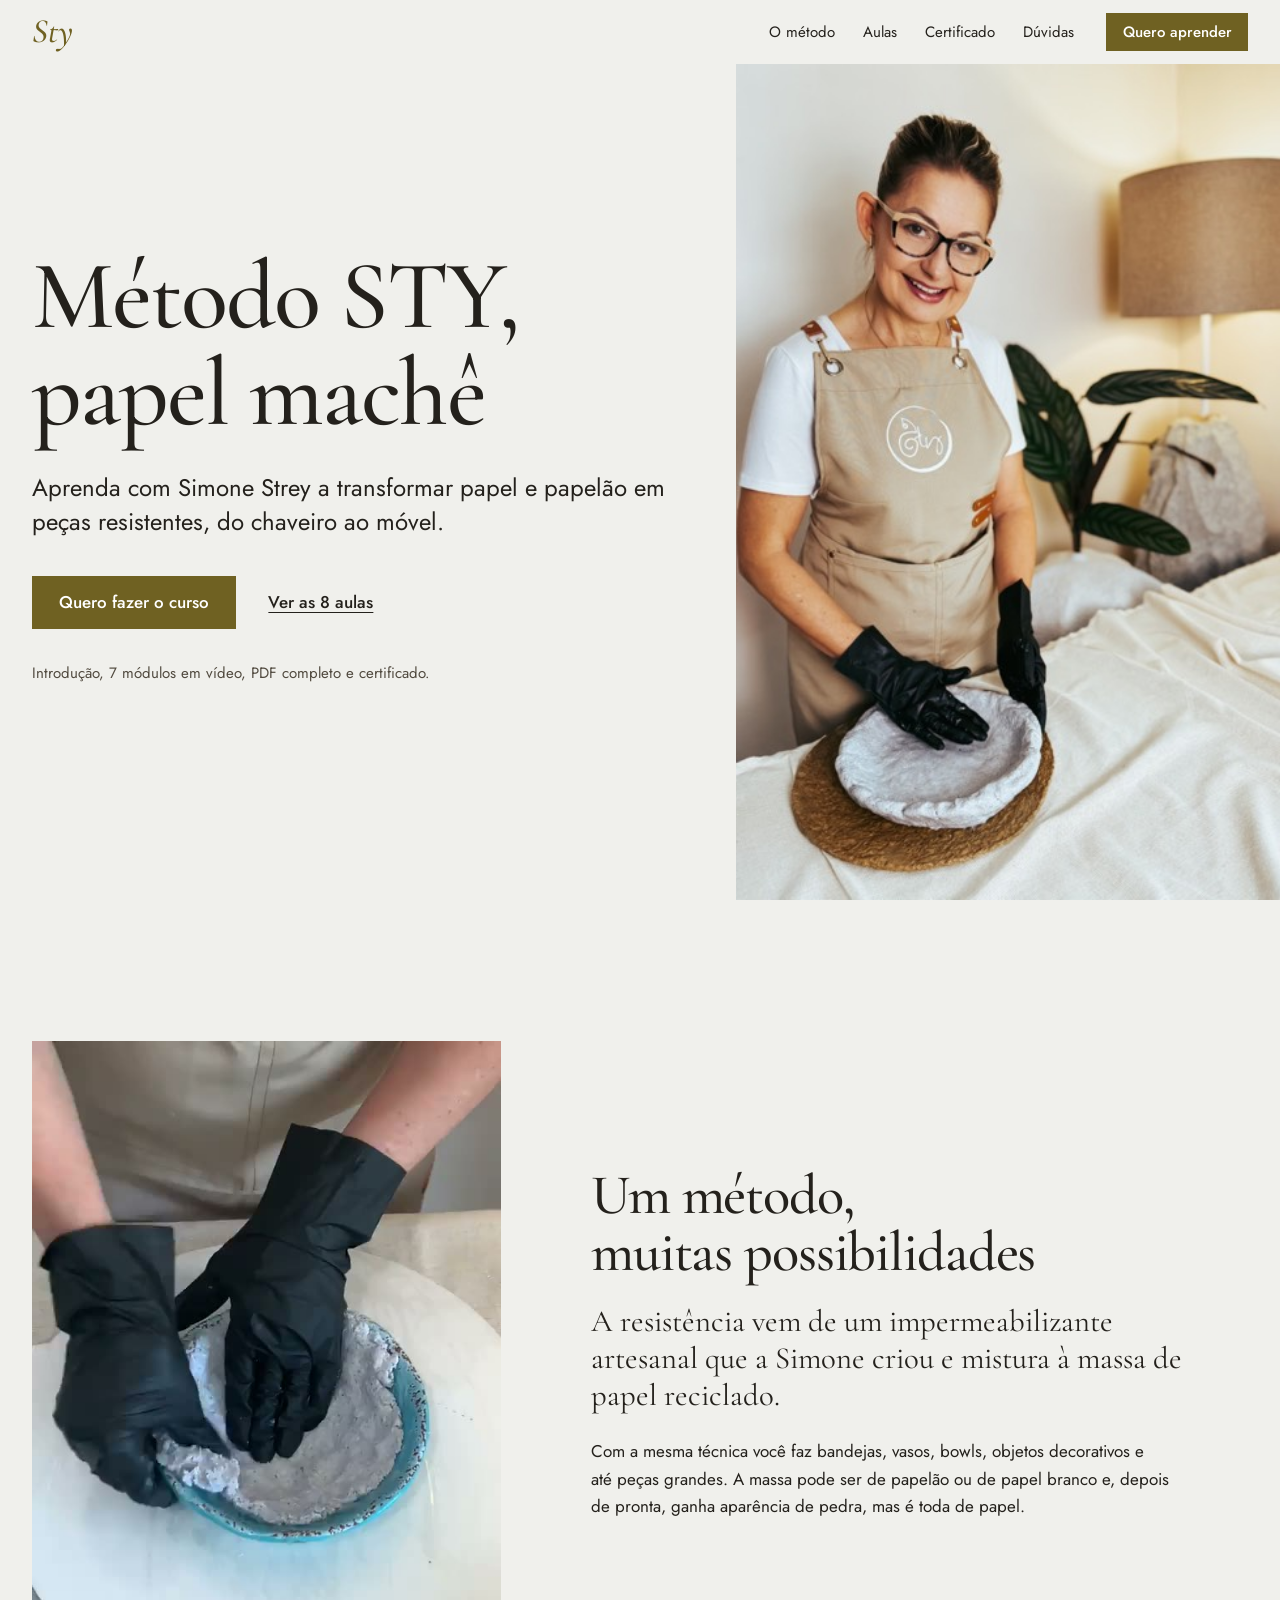
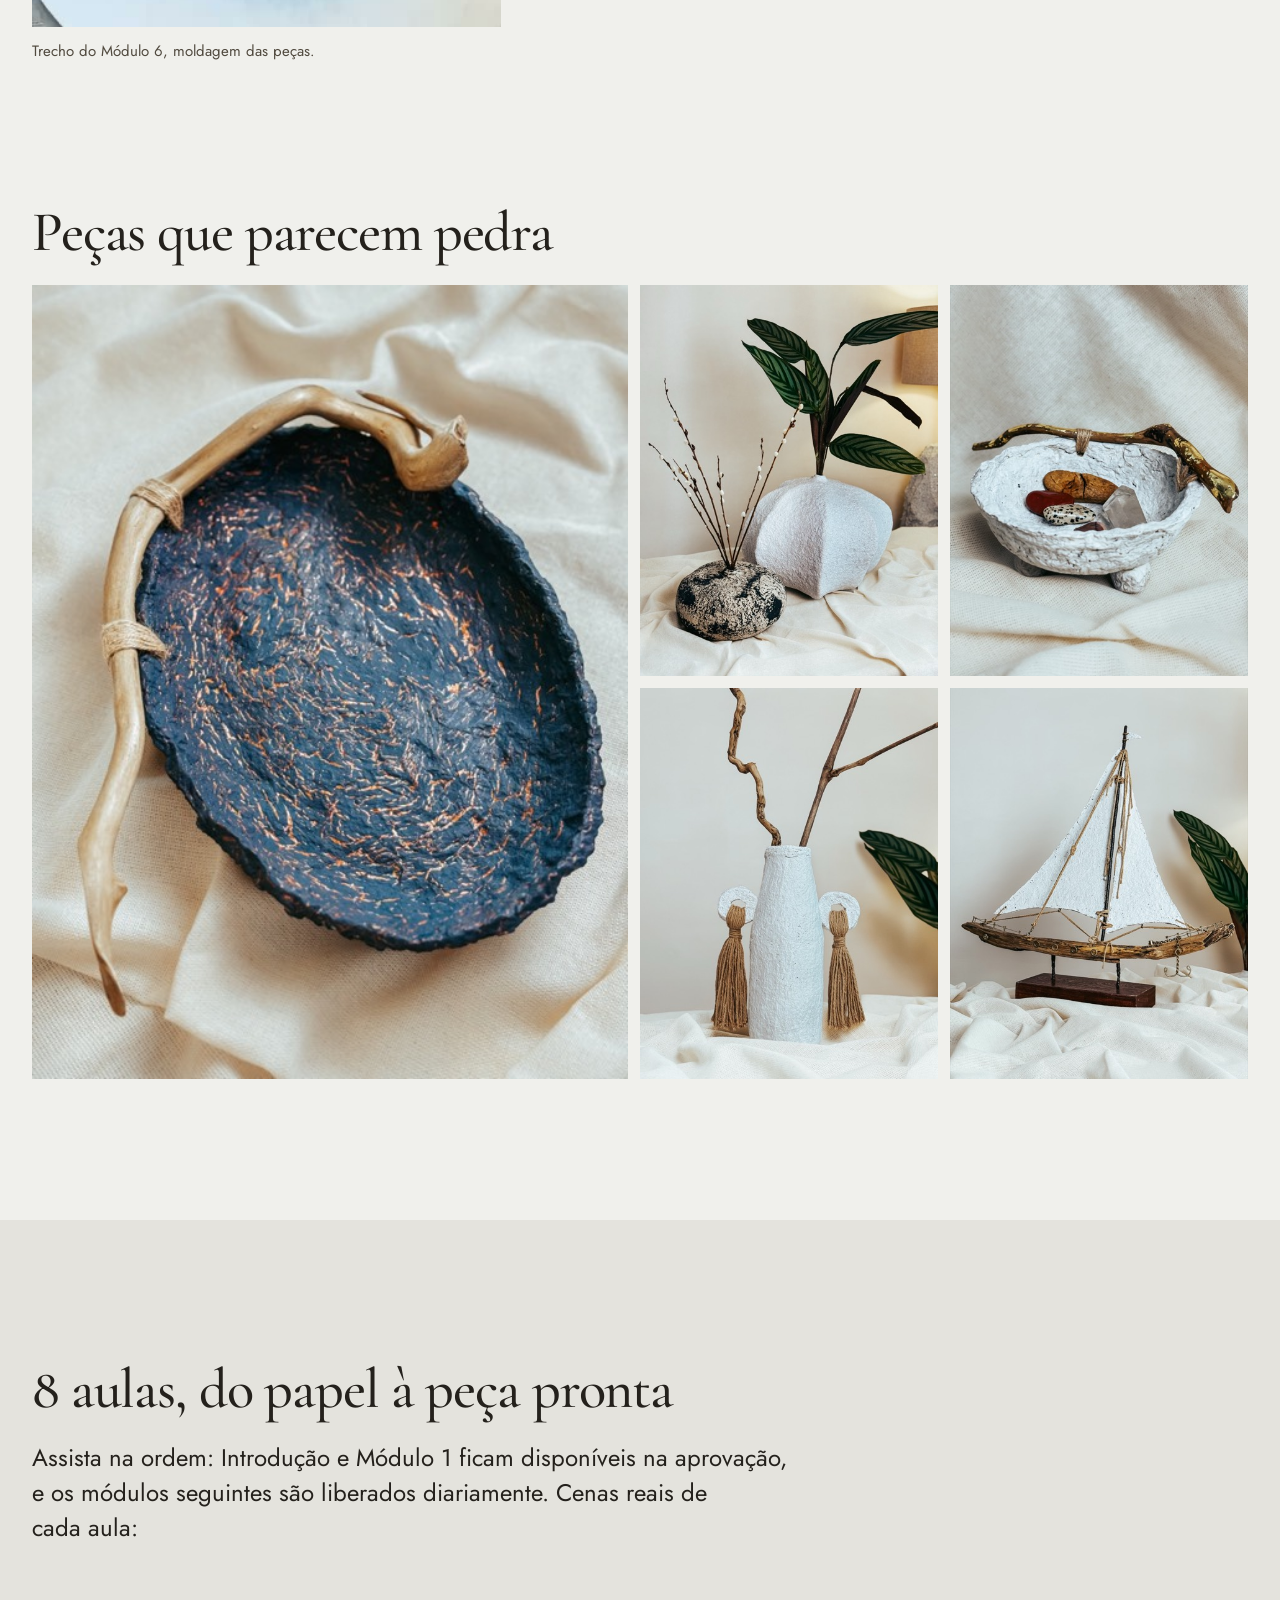
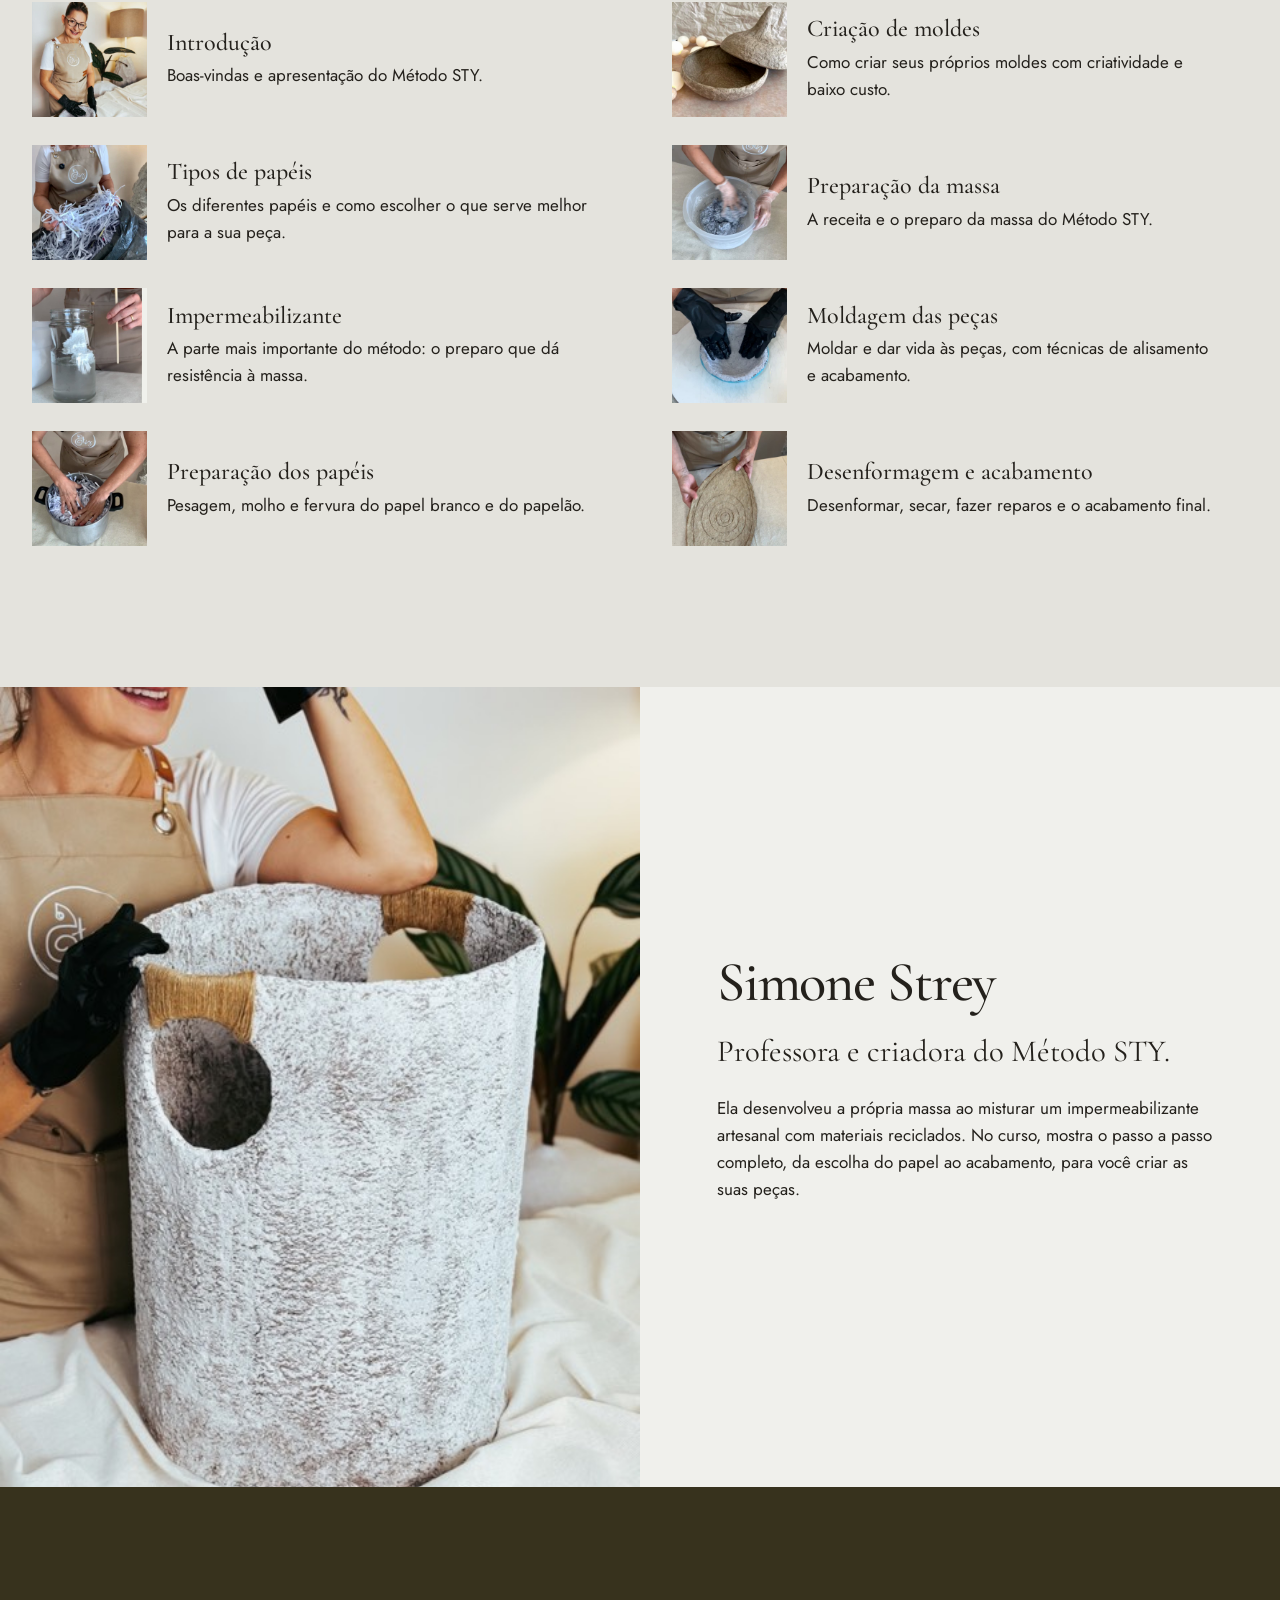
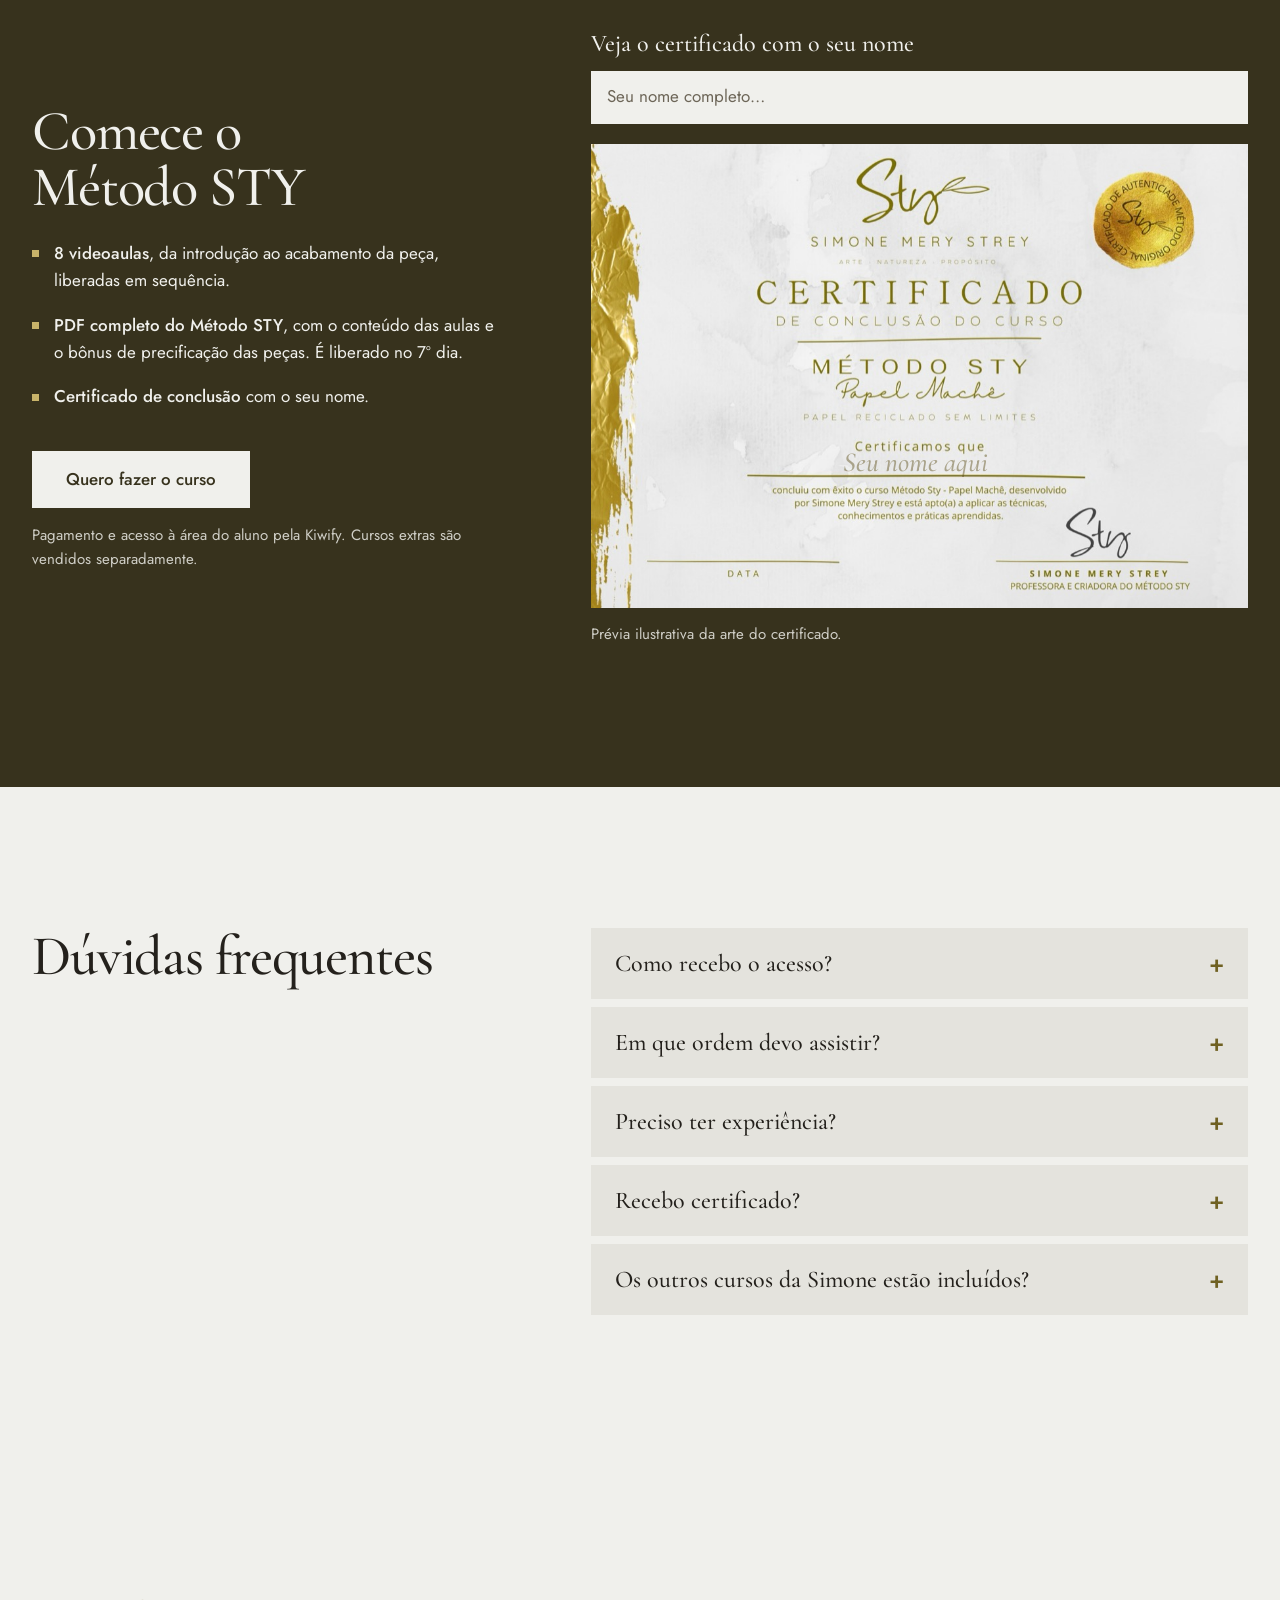
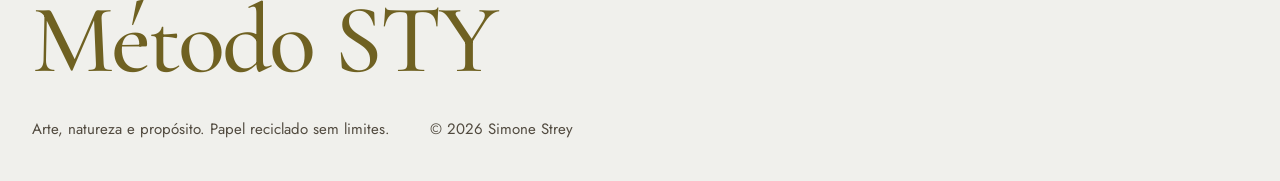
<file: index.html>
<!doctype html>
<html lang="pt-BR">
<head>
  <meta charset="utf-8">
  <meta name="viewport" content="width=device-width, initial-scale=1, viewport-fit=cover">
  <title>Método STY · Papel machê com Simone Strey</title>
  <meta name="description" content="Curso online Método STY: aprenda com Simone Strey a transformar papel e papelão em peças resistentes de papel machê, do chaveiro ao móvel.">
  <meta name="theme-color" content="#f0f0ec">
  <link rel="icon" type="image/png" href="assets/img/favicon.png">
  <link rel="apple-touch-icon" href="assets/img/apple-touch-icon.png">
  <meta property="og:type" content="website">
  <meta property="og:title" content="Método STY · Papel machê">
  <meta property="og:description" content="Papel reciclado sem limites. Curso online de papel machê com Simone Strey.">
  <meta property="og:url" content="https://metodosty.com/">
  <meta property="og:image" content="https://metodosty.com/assets/img/og-metodo-sty.jpg">
  <meta property="og:image:width" content="1200">
  <meta property="og:image:height" content="630">
  <meta property="og:image:alt" content="Método STY, papel machê, com Simone Strey">
  <meta name="twitter:card" content="summary_large_image">
  <link rel="canonical" href="https://metodosty.com/">
  <meta property="og:locale" content="pt_BR">
  <link rel="preconnect" href="https://fonts.googleapis.com">
  <link rel="preconnect" href="https://fonts.gstatic.com" crossorigin>
  <link href="https://fonts.googleapis.com/css2?family=Cormorant+Garamond:ital,wght@0,500;0,600;1,500&family=Jost:wght@400;500&display=swap" rel="stylesheet">
  <link rel="preload" as="image" href="assets/img/foto-4181.jpg" imagesrcset="assets/img/foto-4181-640.jpg 640w, assets/img/foto-4181.jpg 825w" imagesizes="(max-width: 820px) 100vw, 50vw">
  <link rel="stylesheet" href="styles.css">
  <script>document.documentElement.classList.add("js");</script>
</head>
<body>
  <a class="skip" href="#conteudo">Pular para o conteúdo</a>

  <header class="topo">
    <div class="wrap topo__in">
      <a href="#" class="marca" aria-label="Método STY, início" translate="no">Sty</a>
      <nav class="menu" aria-label="Seções">
        <a href="#metodo">O método</a>
        <a href="#aulas">Aulas</a>
        <a href="#inscricao">Certificado</a>
        <a href="#duvidas">Dúvidas</a>
      </nav>
      <a href="#inscricao" class="btn btn--sm js-cta">Quero aprender</a>
    </div>
  </header>

  <main id="conteudo">
    <!-- 1. O que é, de quem, e a ação -->
    <section class="hero">
      <div class="hero__txt">
        <h1 class="rv"><span translate="no">Método STY</span>, papel machê</h1>
        <p class="lead rv">Aprenda com Simone Strey a transformar papel e papelão em peças resistentes, do chaveiro ao móvel.</p>
        <div class="hero__acoes rv">
          <a href="#inscricao" class="btn js-cta">Quero fazer o curso</a>
          <a href="#aulas" class="link">Ver as 8 aulas</a>
        </div>
        <p class="hero__inclui rv">Introdução, 7 módulos em vídeo, PDF completo e certificado.</p>
      </div>
      <figure class="hero__foto">
        <img fetchpriority="high" src="assets/img/foto-4181.jpg" srcset="assets/img/foto-4181-640.jpg 640w, assets/img/foto-4181.jpg 825w" sizes="(max-width: 820px) 100vw, 50vw" width="825" height="1100" alt="Simone Strey sorrindo, de avental e luvas, com uma peça de papel machê nas mãos" fetchpriority="high">
      </figure>
    </section>

    <!-- 2. O segredo é o impermeabilizante (prova: a moldagem em vídeo) -->
    <section class="metodo" id="metodo">
      <div class="wrap metodo__grid">
        <figure class="metodo__video">
          <video class="js-loop" muted loop playsinline preload="metadata" poster="assets/video/moldagem.jpg" width="560" height="700" aria-label="Trecho do Módulo 6: Simone moldando a massa de papel com luvas sobre uma base">
            <source src="assets/video/moldagem.mp4" type="video/mp4">
          </video>
          <figcaption>Trecho do Módulo 6, moldagem das peças.</figcaption>
        </figure>
        <div class="metodo__txt">
          <h2 class="rv">Um método, muitas possibilidades</h2>
          <p class="declara rv">A resistência vem de um impermeabilizante artesanal que a Simone criou e mistura à massa de papel reciclado.</p>
          <p class="rv">Com a mesma técnica você faz bandejas, vasos, bowls, objetos decorativos e até peças grandes. A massa pode ser de papelão ou de papel branco e, depois de pronta, ganha aparência de pedra, mas é toda de papel.</p>
        </div>
      </div>
    </section>

    <!-- 3. Prova visual: as peças -->
    <section class="galeria" aria-labelledby="galeria-titulo">
      <div class="wrap">
        <h2 id="galeria-titulo" class="rv">Peças que parecem pedra</h2>
        <div class="galeria__grid">
          <figure class="g g--grande"><img src="assets/img/foto-4167.jpg" srcset="assets/img/foto-4167-640.jpg 640w, assets/img/foto-4167.jpg 825w" sizes="(max-width: 820px) 100vw, 50vw" loading="lazy" width="825" height="1100" alt="Bandeja oval azul de papel machê com alça de galho natural"></figure>
          <figure class="g"><img src="assets/img/foto-4176-640.jpg" loading="lazy" width="640" height="853" alt="Vaso branco texturizado com galhos secos e uma pedra decorativa"></figure>
          <figure class="g"><img src="assets/img/foto-4168-640.jpg" loading="lazy" width="640" height="853" alt="Bowl branco com pés, galho e pedras"></figure>
          <figure class="g"><img src="assets/img/foto-4171-640.jpg" loading="lazy" width="640" height="853" alt="Vaso branco alongado com borlas de sisal e galhos"></figure>
          <figure class="g"><img src="assets/img/foto-4177-640.jpg" loading="lazy" width="640" height="853" alt="Barco decorativo com velas brancas sobre base de madeira"></figure>
        </div>
      </div>
    </section>

    <!-- 4. O caminho completo, aula por aula -->
    <section class="aulas" id="aulas">
      <div class="wrap">
        <h2 class="rv">8 aulas, do papel à peça pronta</h2>
        <p class="aulas__intro rv">Assista na ordem: Introdução e Módulo 1 ficam disponíveis na aprovação, e os módulos seguintes são liberados diariamente. Cenas reais de cada aula:</p>
        <ol class="aulas__lista">
          <li class="rv"><img src="assets/aulas/aula-intro.jpg" loading="lazy" width="640" height="640" alt=""><div><h3>Introdução</h3><p>Boas-vindas e apresentação do Método STY.</p></div></li>
          <li class="rv"><img src="assets/aulas/aula-01.jpg" loading="lazy" width="640" height="640" alt=""><div><h3>Tipos de papéis</h3><p>Os diferentes papéis e como escolher o que serve melhor para a sua peça.</p></div></li>
          <li class="rv"><img src="assets/aulas/aula-02.jpg" loading="lazy" width="640" height="640" alt=""><div><h3>Impermeabilizante</h3><p>A parte mais importante do método: o preparo que dá resistência à massa.</p></div></li>
          <li class="rv"><img src="assets/aulas/aula-03.jpg" loading="lazy" width="640" height="640" alt=""><div><h3>Preparação dos papéis</h3><p>Pesagem, molho e fervura do papel branco e do papelão.</p></div></li>
          <li class="rv"><img src="assets/aulas/aula-04.jpg" loading="lazy" width="640" height="640" alt=""><div><h3>Criação de moldes</h3><p>Como criar seus próprios moldes com criatividade e baixo custo.</p></div></li>
          <li class="rv"><img src="assets/aulas/aula-05.jpg" loading="lazy" width="640" height="640" alt=""><div><h3>Preparação da massa</h3><p>A receita e o preparo da massa do Método STY.</p></div></li>
          <li class="rv"><img src="assets/aulas/aula-06.jpg" loading="lazy" width="640" height="640" alt=""><div><h3>Moldagem das peças</h3><p>Moldar e dar vida às peças, com técnicas de alisamento e acabamento.</p></div></li>
          <li class="rv"><img src="assets/aulas/aula-07.jpg" loading="lazy" width="640" height="640" alt=""><div><h3>Desenformagem e acabamento</h3><p>Desenformar, secar, fazer reparos e o acabamento final.</p></div></li>
        </ol>
      </div>
    </section>

    <!-- 5. Quem ensina -->
    <section class="sobre" id="simone">
      <figure class="sobre__foto">
        <img src="assets/img/foto-4173.jpg" srcset="assets/img/foto-4173-640.jpg 640w, assets/img/foto-4173.jpg 825w" sizes="(max-width: 820px) 100vw, 50vw" loading="lazy" width="825" height="1100" alt="Simone Strey ao lado de uma grande peça cilíndrica de papel machê">
      </figure>
      <div class="sobre__txt">
        <h2 class="rv">Simone Strey</h2>
        <p class="declara rv">Professora e criadora do Método STY.</p>
        <p class="rv">Ela desenvolveu a própria massa ao misturar um impermeabilizante artesanal com materiais reciclados. No curso, mostra o passo a passo completo, da escolha do papel ao acabamento, para você criar as suas peças.</p>
      </div>
    </section>

    <!-- 6. O que vem junto + certificado com o nome do visitante + ação -->
    <section class="inscricao" id="inscricao">
      <div class="wrap inscricao__grid">
        <div class="inscricao__txt">
          <h2 class="rv">Comece o <span translate="no">Método STY</span></h2>
          <ul class="inclui rv">
            <li><strong>8 videoaulas</strong>, da introdução ao acabamento da peça, liberadas em sequência.</li>
            <li><strong>PDF completo do Método STY</strong>, com o conteúdo das aulas e o bônus de precificação das peças. É liberado no 7º dia.</li>
            <li><strong>Certificado de conclusão</strong> com o seu nome.</li>
          </ul>
          <div class="rv">
            <a href="#" class="btn btn--claro btn--lg js-cta js-checkout">Quero fazer o curso</a>
            <p class="nota js-nota" hidden>As inscrições abrem no lançamento.</p>
            <p class="nota">Pagamento e acesso à área do aluno pela Kiwify. Cursos extras são vendidos separadamente.</p>
          </div>
        </div>
        <div class="cert rv">
          <label class="cert__label" for="cert-nome">Veja o certificado com o seu nome</label>
          <input class="cert__input" id="cert-nome" name="nome" type="text" autocomplete="name" spellcheck="false" maxlength="48" placeholder="Seu nome completo…">
          <div class="cert__arte">
            <img src="assets/img/cert-1000.jpg" loading="lazy" width="1000" height="707" alt="Certificado de conclusão do curso Método STY, Papel Machê, assinado por Simone Strey">
            <span class="cert__nome js-cert-nome" aria-hidden="true"></span>
          </div>
          <p class="nota">Prévia ilustrativa da arte do certificado.</p>
        </div>
      </div>
    </section>

    <!-- 7. Dúvidas -->
    <section class="duvidas" id="duvidas">
      <div class="wrap duvidas__grid">
        <h2 class="rv">Dúvidas frequentes</h2>
        <div class="duvidas__lista">
          <details>
            <summary>Como recebo o acesso?</summary>
            <p>Depois da compra aprovada, a Kiwify envia o acesso à área do aluno para o e-mail informado no pagamento.</p>
          </details>
          <details>
            <summary>Em que ordem devo assistir?</summary>
            <p>Na ordem do curso: Introdução e Módulo 1 ficam disponíveis assim que a compra é aprovada. Depois, um novo módulo é liberado por dia, sem bloquear os anteriores. O PDF completo é liberado no 7º dia.</p>
          </details>
          <details>
            <summary>Preciso ter experiência?</summary>
            <p>O curso mostra o processo inteiro, da escolha dos papéis ao acabamento da peça, um módulo de cada vez.</p>
          </details>
          <details>
            <summary>Recebo certificado?</summary>
            <p>Sim. Ao concluir o curso, você recebe o certificado de conclusão do Método STY, Papel Machê.</p>
          </details>
          <details>
            <summary>Os outros cursos da Simone estão incluídos?</summary>
            <p>Não. Os cursos extras, como o Cortador Artesanal de EPS e o Liquidificador Artesanal Gigante, são vendidos separadamente. A compra do Método STY dá acesso ao curso de papel machê descrito nesta página. Para conhecer outras técnicas adicione ao carrinho o curso desejado</p>
          </details>
        </div>
      </div>
    </section>
  </main>

  <footer class="rodape">
    <div class="wrap">
      <p class="rodape__nome" translate="no">Método STY</p>
      <div class="rodape__linha">
        <p>Arte, natureza e propósito. Papel reciclado sem limites.</p>
        <p class="js-insta" hidden><a href="#" rel="noopener">Instagram</a></p>
        <p>© <span class="js-ano">2026</span> Simone Strey</p>
      </div>
    </div>
  </footer>

  <script src="config.js"></script>
  <script src="main.js"></script>
</body>
</html>
</file>
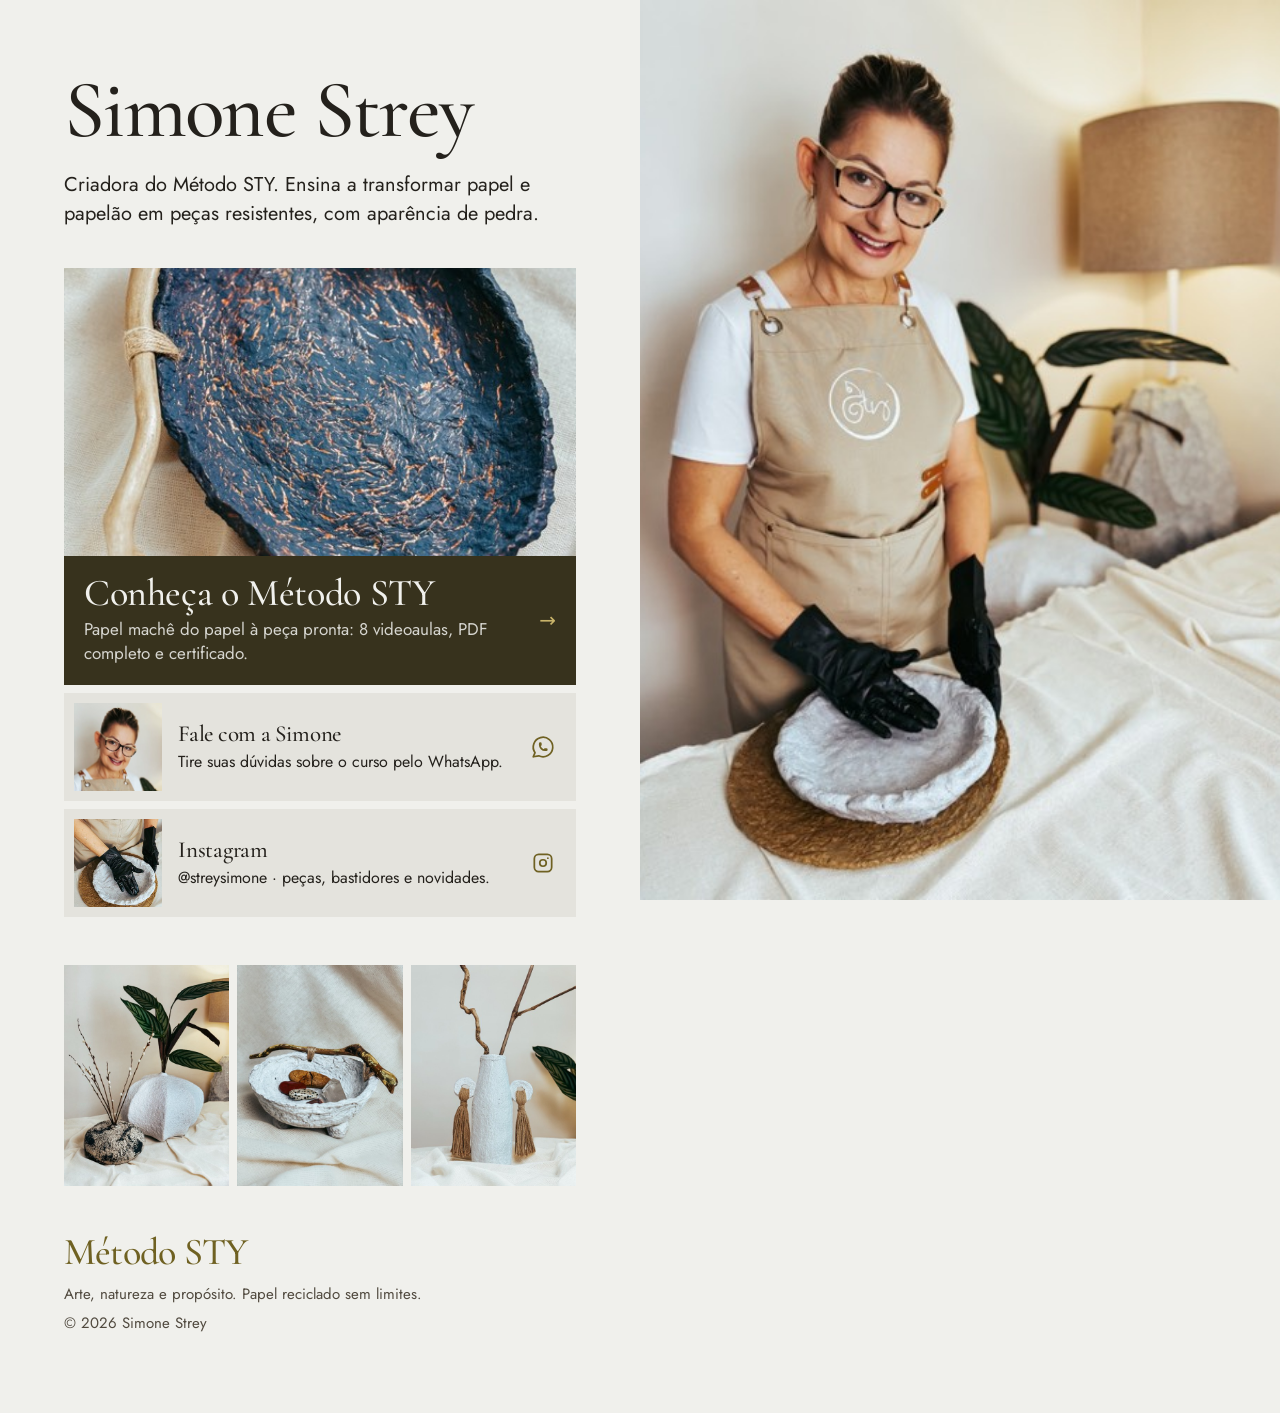
<file: links/index.html>
<!doctype html>
<html lang="pt-BR">
<head>
  <meta charset="utf-8">
  <meta name="viewport" content="width=device-width, initial-scale=1, viewport-fit=cover">
  <title>Simone Strey · Links do Método STY</title>
  <meta name="description" content="Links oficiais de Simone Strey, criadora do Método STY de papel machê: curso, WhatsApp e Instagram.">
  <meta name="theme-color" content="#f0f0ec">
  <link rel="icon" type="image/png" href="../assets/img/favicon.png">
  <link rel="apple-touch-icon" href="../assets/img/apple-touch-icon.png">
  <link rel="canonical" href="https://metodosty.com/links/">
  <meta property="og:type" content="website">
  <meta property="og:locale" content="pt_BR">
  <meta property="og:title" content="Simone Strey · Método STY">
  <meta property="og:description" content="Links oficiais: curso Método STY, WhatsApp e Instagram.">
  <meta property="og:url" content="https://metodosty.com/links/">
  <meta property="og:image" content="https://metodosty.com/assets/img/og-metodo-sty.jpg">
  <meta property="og:image:width" content="1200">
  <meta property="og:image:height" content="630">
  <meta property="og:image:alt" content="Método STY, papel machê, com Simone Strey">
  <meta name="twitter:card" content="summary_large_image">
  <link rel="preconnect" href="https://fonts.googleapis.com">
  <link rel="preconnect" href="https://fonts.gstatic.com" crossorigin>
  <link href="https://fonts.googleapis.com/css2?family=Cormorant+Garamond:ital,wght@0,500;0,600;1,500&family=Jost:wght@400;500&display=swap" rel="stylesheet">
  <link rel="preload" as="image" href="../assets/img/foto-4181-640.jpg" imagesrcset="../assets/img/foto-4181-640.jpg 640w, ../assets/img/foto-4181.jpg 825w" imagesizes="(min-width: 820px) 50vw, 100vw">
  <link rel="stylesheet" href="../styles.css">
  <link rel="stylesheet" href="links.css?v=6">
</head>
<body class="lk">
  <a class="skip" href="#links">Pular para os links</a>
  <main class="lk-pagina">
    <figure class="lk-foto">
      <img src="../assets/img/foto-4181-640.jpg" srcset="../assets/img/foto-4181-640.jpg 640w, ../assets/img/foto-4181.jpg 825w" sizes="(min-width: 820px) 50vw, 100vw" width="825" height="1100" fetchpriority="high" alt="Simone Strey sorrindo, de avental e luvas, com uma peça de papel machê nas mãos">
    </figure>

    <div class="lk-conteudo">
      <header class="lk-perfil">
        <h1>Simone Strey</h1>
        <p class="lk-bio">Criadora do <span translate="no">Método STY</span>. Ensina a transformar papel e papelão em peças resistentes, com aparência de pedra.</p>
      </header>

      <nav class="lk-nav" id="links" aria-label="Links de Simone Strey">
        <ul class="lk-lista js-links" aria-busy="true"></ul>
        <p class="lk-aviso js-erro" role="status" hidden>Não foi possível carregar os links agora. <a href="https://metodosty.com/">Conheça o curso Método STY</a>.</p>
        <noscript>
          <ul class="lk-lista">
            <li class="lk-item lk-item--destaque">
              <a class="lk-link lk-link--sem-img" href="https://metodosty.com/">
                <span class="lk-link__txt"><span class="lk-link__titulo">Curso Método STY</span><span class="lk-link__desc">Papel machê do papel à peça pronta.</span></span>
                <span class="lk-link__seta" aria-hidden="true">→</span>
              </a>
            </li>
          </ul>
        </noscript>
      </nav>

      <figure class="lk-pecas" aria-label="Peças de papel machê feitas com o Método STY">
        <div class="lk-pecas__grid">
          <img src="../assets/img/foto-4176-640.jpg" loading="lazy" decoding="async" width="640" height="853" alt="Vaso branco texturizado com galhos secos e uma pedra decorativa">
          <img src="../assets/img/foto-4168-640.jpg" loading="lazy" decoding="async" width="640" height="853" alt="Bowl branco com pés, galho e pedras">
          <img src="../assets/img/foto-4171-640.jpg" loading="lazy" decoding="async" width="640" height="853" alt="Vaso branco alongado com borlas de sisal e galhos">
        </div>
      </figure>

      <footer class="lk-rodape">
        <p class="lk-rodape__nome" translate="no">Método STY</p>
        <p>Arte, natureza e propósito. Papel reciclado sem limites.</p>
        <p>© <span class="js-ano">2026</span> Simone Strey</p>
      </footer>
    </div>
  </main>

  <script src="links.js?v=4" defer></script>
</body>
</html>
</file>
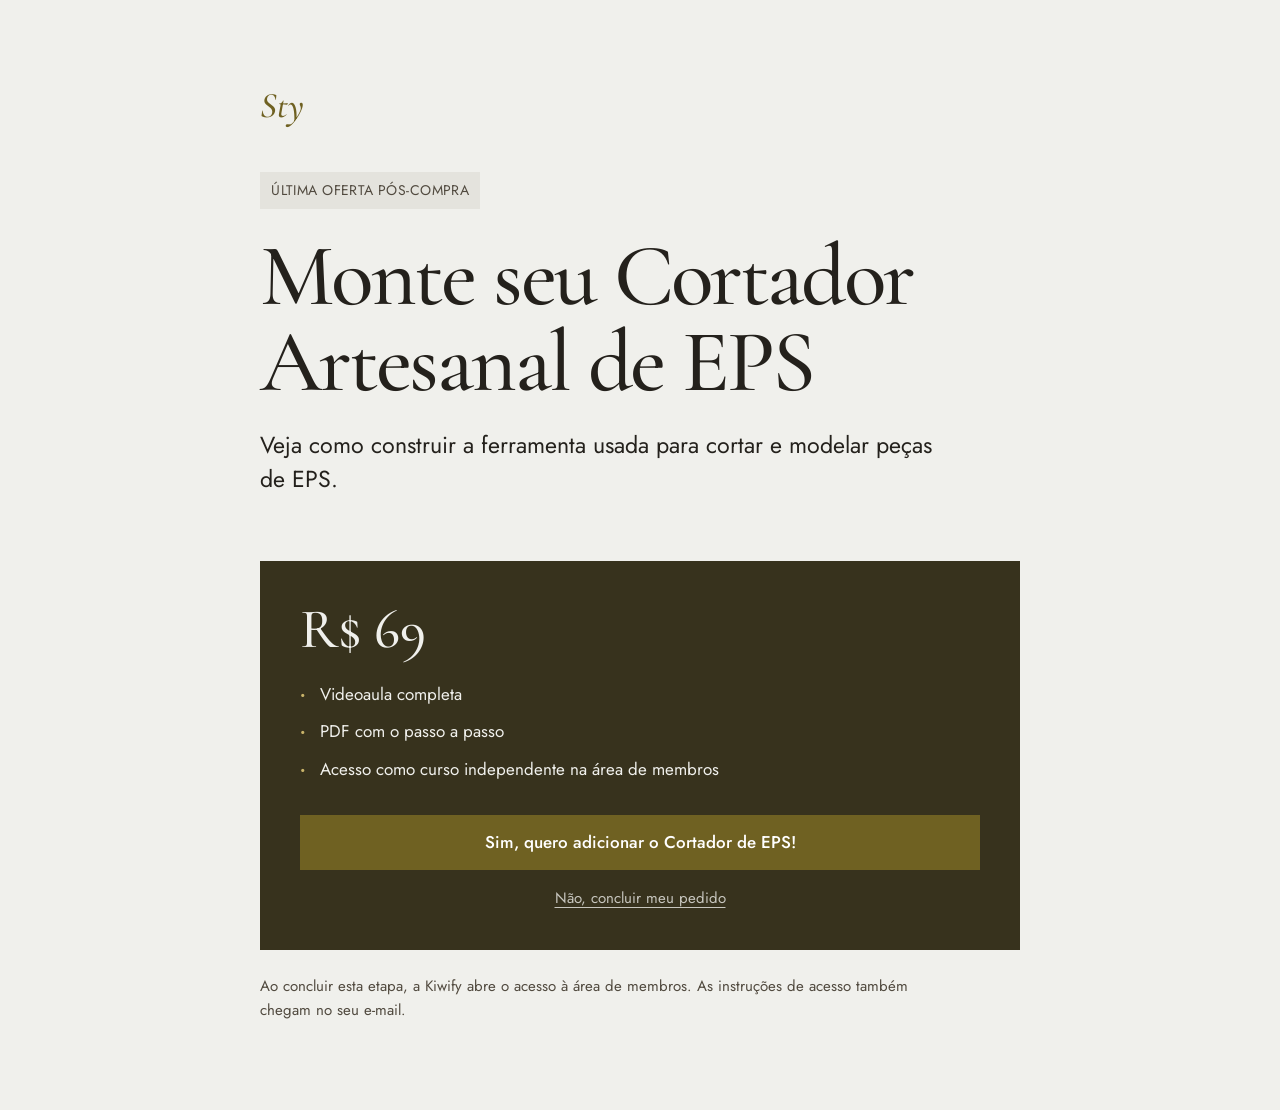
<file: oferta/cortador/index.html>
<!doctype html>
<html lang="pt-BR">
<head>
  <meta charset="utf-8">
  <meta name="viewport" content="width=device-width, initial-scale=1, viewport-fit=cover">
  <meta name="robots" content="noindex, nofollow">
  <meta name="theme-color" content="#f0f0ec">
  <title>Cortador de EPS · Oferta pós-compra</title>
  <link rel="icon" type="image/png" href="../../assets/img/favicon.png">
  <link rel="preconnect" href="https://fonts.googleapis.com">
  <link rel="preconnect" href="https://fonts.gstatic.com" crossorigin>
  <link href="https://fonts.googleapis.com/css2?family=Cormorant+Garamond:ital,wght@0,500;1,500&family=Jost:wght@400;500&display=swap" rel="stylesheet">
  <link rel="stylesheet" href="../upsell.css">
</head>
<body>
  <main class="pagina">
    <p class="marca" translate="no">Sty</p>
    <p class="status">Última oferta pós-compra</p>
    <h1>Monte seu Cortador Artesanal de EPS</h1>
    <p class="subtitulo">Veja como construir a ferramenta usada para cortar e modelar peças de EPS.</p>

    <section class="oferta" aria-label="Detalhes da oferta">
      <p class="preco">R$ 69</p>
      <ul>
        <li>Videoaula completa</li>
        <li>PDF com o passo a passo</li>
        <li>Acesso como curso independente na área de membros</li>
      </ul>
      <div id="kiwify-upsell-asJfn8F" data-upsell-url="" data-downsell-url="" style="--kiwify-upsell-accept-bg:#6f6122;--kiwify-upsell-accept-color:#FFFFFF">
        <button id="kiwify-upsell-trigger-asJfn8F">Sim, quero adicionar o Cortador de EPS!</button>
        <div id="kiwify-upsell-cancel-trigger-asJfn8F">Não, concluir meu pedido</div>
      </div><script src="https://snippets.kiwify.com/upsell-v2/upsell.min.js"></script>
    </section>
    <p class="nota">Ao concluir esta etapa, a Kiwify abre o acesso à área de membros. As instruções de acesso também chegam no seu e-mail.</p>
  </main>
</body>
</html>
</file>
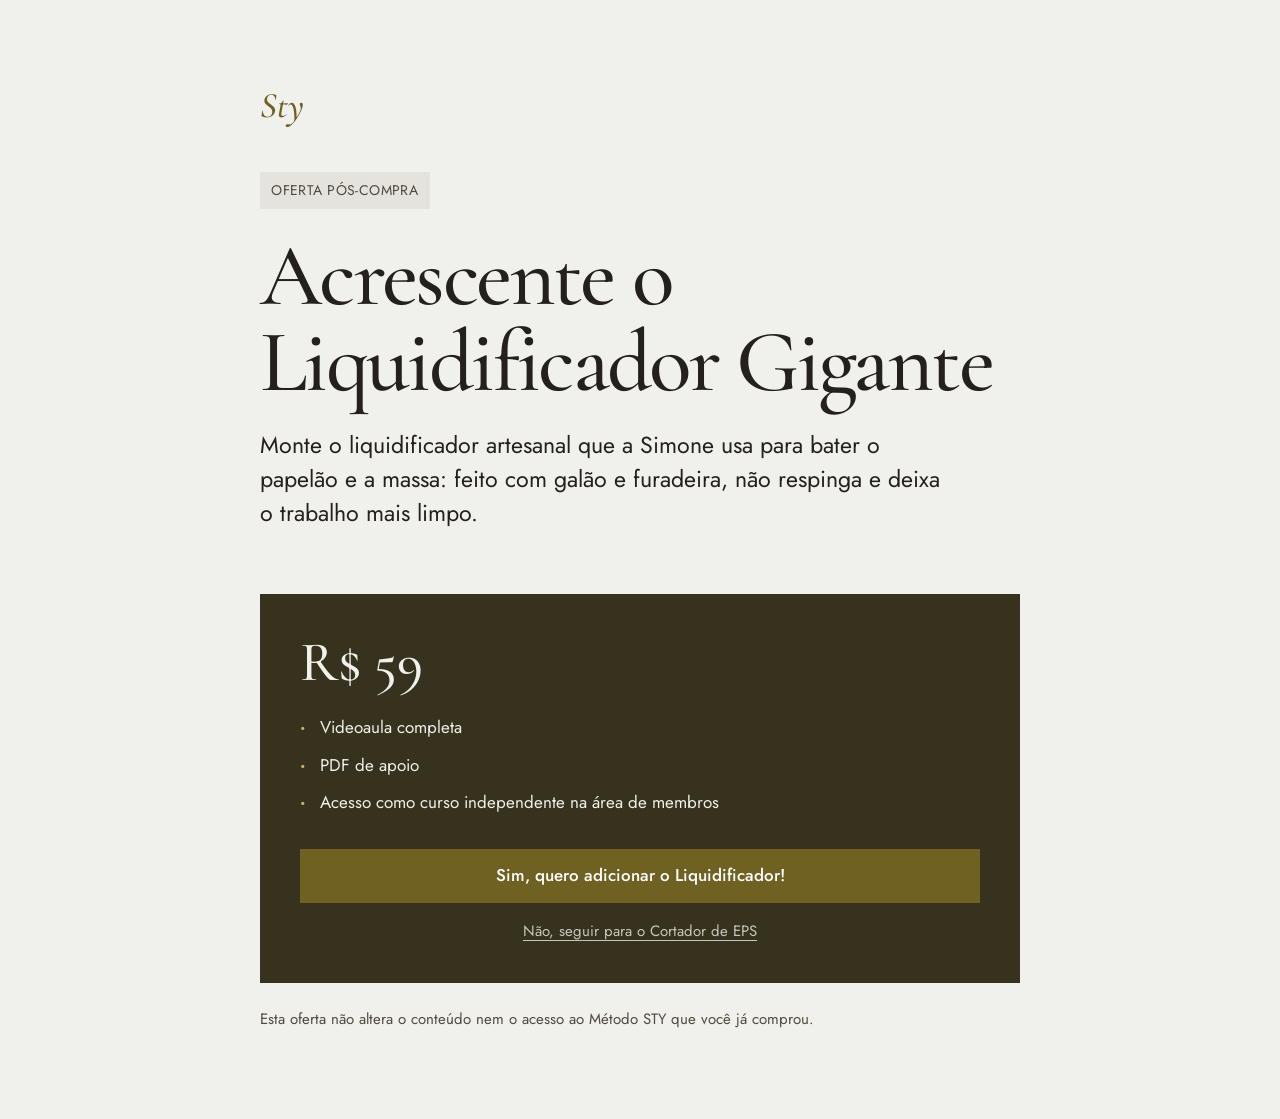
<file: oferta/liquidificador/index.html>
<!doctype html>
<html lang="pt-BR">
<head>
  <meta charset="utf-8">
  <meta name="viewport" content="width=device-width, initial-scale=1, viewport-fit=cover">
  <meta name="robots" content="noindex, nofollow">
  <meta name="theme-color" content="#f0f0ec">
  <title>Liquidificador Gigante · Oferta pós-compra</title>
  <link rel="icon" type="image/png" href="../../assets/img/favicon.png">
  <link rel="preconnect" href="https://fonts.googleapis.com">
  <link rel="preconnect" href="https://fonts.gstatic.com" crossorigin>
  <link href="https://fonts.googleapis.com/css2?family=Cormorant+Garamond:ital,wght@0,500;1,500&family=Jost:wght@400;500&display=swap" rel="stylesheet">
  <link rel="stylesheet" href="../upsell.css">
</head>
<body>
  <main class="pagina">
    <p class="marca" translate="no">Sty</p>
    <p class="status">Oferta pós-compra</p>
    <h1>Acrescente o Liquidificador Gigante</h1>
    <p class="subtitulo">Monte o liquidificador artesanal que a Simone usa para bater o papelão e a massa: feito com galão e furadeira, não respinga e deixa o trabalho mais limpo.</p>

    <section class="oferta" aria-label="Detalhes da oferta">
      <p class="preco">R$ 59</p>
      <ul>
        <li>Videoaula completa</li>
        <li>PDF de apoio</li>
        <li>Acesso como curso independente na área de membros</li>
      </ul>
      <div id="kiwify-upsell-iT71N1r" data-upsell-url="https://metodosty.com/oferta/cortador/" data-downsell-url="https://metodosty.com/oferta/cortador/" style="--kiwify-upsell-accept-bg:#6f6122;--kiwify-upsell-accept-color:#FFFFFF">
        <button id="kiwify-upsell-trigger-iT71N1r">Sim, quero adicionar o Liquidificador!</button>
        <div id="kiwify-upsell-cancel-trigger-iT71N1r">Não, seguir para o Cortador de EPS</div>
      </div><script src="https://snippets.kiwify.com/upsell-v2/upsell.min.js"></script>
    </section>
    <p class="nota">Esta oferta não altera o conteúdo nem o acesso ao Método STY que você já comprou.</p>
  </main>
</body>
</html>
</file>
<file: styles.css>
/* Método STY — tokens tirados do certificado: papel claro de pedra, tinta escura, oliva-dourado. */
:root {
  --chao: #f0f0ec;        /* fundo: papel, baixa saturação */
  --chao-2: #e4e3dd;      /* um passo de tom para superfícies */
  --tinta: #24211c;
  --tinta-2: #514a3f;     /* notas secundárias (7:1 sobre o fundo) */
  --ouro: #6f6122;        /* ação; texto branco 6:1 */
  --ouro-esc: #574c19;
  --campo: #37321d;       /* campo de cor da inscrição */
  --campo-tx: #f0f0ec;

  --serif: "Cormorant Garamond", Georgia, serif;
  --sans: "Jost", system-ui, -apple-system, "Segoe UI", sans-serif;

  /* cinco tamanhos */
  --t-display: clamp(3rem, 7.6vw, 7.25rem);
  --t-titulo: clamp(2.25rem, 4.4vw, 3.75rem);
  --t-lead: 1.5rem;
  --t-corpo: 1.0625rem;
  --t-nota: 0.9375rem;

  --margem: clamp(16px, 3vw, 32px);
  --secao: clamp(88px, 11vw, 152px);
  --topo-h: 64px;
  --ease: cubic-bezier(.2, .7, .2, 1);
}

*, *::before, *::after { box-sizing: border-box; }
html { scroll-behavior: smooth; -webkit-text-size-adjust: 100%; scroll-padding-top: var(--topo-h); }
@media (prefers-reduced-motion: reduce) { html { scroll-behavior: auto; } }
body { margin: 0; background: var(--chao); color: var(--tinta); font: 400 var(--t-corpo)/1.6 var(--sans); }
img, video { display: block; max-width: 100%; height: auto; }
figure { margin: 0; }
h1, h2, h3 { margin: 0; font-weight: 500; text-wrap: balance; }
h1, h2 { font-family: var(--serif); letter-spacing: -0.02em; line-height: 1; }
h1 { font-size: var(--t-display); }
h2 { font-size: var(--t-titulo); margin-bottom: 1.5rem; }
h3 { font: 500 var(--t-corpo)/1.35 var(--sans); }
p { margin: 0 0 1em; text-wrap: pretty; }
a { color: var(--ouro-esc); text-underline-offset: 4px; text-decoration-thickness: 1px; }
a, button, input, summary { touch-action: manipulation; -webkit-tap-highlight-color: transparent; }
:focus-visible { outline: 2px solid var(--ouro); outline-offset: 3px; }
::selection { background: var(--ouro); color: #fff; }

.wrap { width: 100%; max-width: 1280px; margin-inline: auto; padding-left: max(var(--margem), env(safe-area-inset-left)); padding-right: max(var(--margem), env(safe-area-inset-right)); }
.skip { position: absolute; left: -999px; top: 8px; background: var(--tinta); color: #fff; padding: 8px 14px; z-index: 50; }
.skip:focus { left: 8px; }

.lead { font-size: var(--t-lead); line-height: 1.45; max-width: 30em; }
.declara { font-family: var(--serif); font-size: clamp(1.5rem, 2.4vw, 2.125rem); line-height: 1.2; max-width: 22em; }
.nota { font-size: var(--t-nota); color: var(--tinta-2); margin: .9rem 0 0; }

/* Botões: planos, cantos retos, uma cor */
.btn {
  display: inline-block; background: var(--ouro); color: #fff; text-decoration: none;
  font: 500 var(--t-corpo)/1 var(--sans); padding: 1.05em 1.6em; border: 0; border-radius: 0; cursor: pointer;
  transition: background-color .2s var(--ease), transform .2s var(--ease);
}
.btn:hover { background: var(--ouro-esc); transform: translateY(-2px); }
.btn:active { transform: translateY(0) scale(.98); }
.btn--sm { padding: .75em 1.1em; font-size: var(--t-nota); }
.btn--lg { padding: 1.2em 2em; }
.btn--claro { background: var(--campo-tx); color: var(--campo); }
.btn--claro:hover { background: #fff; }
.btn--off, .btn--off:hover { background: transparent; color: var(--campo-tx); box-shadow: inset 0 0 0 2px rgba(240,240,236,.45); transform: none; cursor: default; } /* taste-skill-ignore: estado desativado */
.link { color: var(--tinta); font-weight: 500; transition: color .2s var(--ease); }
.link:hover { color: var(--ouro); }

/* Topo: barra simples */
.topo { position: sticky; top: 0; z-index: 20; background: var(--chao); }
.topo__in { display: flex; align-items: center; gap: 2rem; height: var(--topo-h); }
.marca { font: italic 500 2.125rem/1 var(--serif); color: var(--ouro); text-decoration: none; margin-right: auto; transition: opacity .2s; }
.marca:hover { opacity: .75; }
.menu { display: flex; gap: 1.75rem; }
.menu a { color: var(--tinta); text-decoration: none; font-size: var(--t-nota); transition: color .2s var(--ease); }
.menu a:hover { color: var(--ouro); text-decoration: underline; }

/* 1. Hero: texto à esquerda, foto até a borda */
.hero { display: grid; grid-template-columns: 1.15fr .85fr; min-height: calc(100svh - var(--topo-h)); }
.hero__txt { align-self: center; padding: 48px clamp(24px, 4vw, 56px) 64px max(var(--margem), calc((100vw - 1280px) / 2 + var(--margem))); }
.hero h1 { margin-bottom: 1.75rem; max-width: 10em; }
.hero__acoes { display: flex; flex-wrap: wrap; align-items: center; gap: 1rem 2rem; margin-top: 2.25rem; }
.hero__inclui { font-size: var(--t-nota); color: var(--tinta-2); margin-top: 2rem; }
.hero__foto { overflow: hidden; background: var(--chao-2); }
.hero__foto img { width: 100%; height: 100%; object-fit: cover; object-position: 50% 30%; }

/* 2. Método: vídeo estreito + texto */
.metodo { padding-block: var(--secao); }
.metodo__grid { display: grid; grid-template-columns: 5fr 7fr; gap: clamp(32px, 7vw, 112px); align-items: center; }
.metodo__video video { width: 100%; aspect-ratio: 4/5; object-fit: cover; background: var(--chao-2); }
.metodo__video figcaption { font-size: var(--t-nota); color: var(--tinta-2); margin-top: .75rem; }
.metodo__txt .declara { margin-bottom: 1.5rem; }
.metodo__txt p:last-child { max-width: 34em; }

/* 3. Galeria: uma grande, quatro menores */
.galeria { padding-bottom: var(--secao); }
.galeria__grid { display: grid; grid-template-columns: 2fr 1fr 1fr; grid-template-rows: 1fr 1fr; gap: 12px; }
.g { overflow: hidden; background: var(--chao-2); }
.g img { width: 100%; height: 100%; object-fit: cover; aspect-ratio: 1; transition: transform .8s var(--ease); }
.g--grande { grid-row: span 2; }
.g--grande img { aspect-ratio: auto; }
.g:hover img { transform: scale(1.03); }

/* 4. Aulas: lista ordenada em duas colunas, com cena real de cada aula */
.aulas { background: var(--chao-2); padding-block: var(--secao); }
.aulas__intro { font-size: var(--t-lead); line-height: 1.45; max-width: 32em; margin-bottom: 3.5rem; }
.aulas__lista { list-style: none; margin: 0; padding: 0; display: grid; grid-template-columns: 1fr 1fr; grid-template-rows: repeat(4, auto); grid-auto-flow: column; gap: 28px clamp(32px, 5vw, 80px); }
.aulas__lista li { display: grid; grid-template-columns: clamp(88px, 9vw, 128px) 1fr; gap: 1.25rem; align-items: center; }
.aulas__lista img { width: 100%; aspect-ratio: 1; object-fit: cover; }
.aulas__lista h3 { font: 500 var(--t-lead)/1.2 var(--serif); margin-bottom: .3rem; }
.aulas__lista p { margin: 0; }

/* 5. Sobre: foto até a borda esquerda, texto à direita */
.sobre { display: grid; grid-template-columns: 1fr 1fr; align-items: center; }
.sobre__foto { overflow: hidden; }
.sobre__foto img { width: 100%; aspect-ratio: 4/5; object-fit: cover; object-position: 50% 12%; }
.sobre__txt { padding: var(--secao) max(var(--margem), calc((100vw - 1280px) / 2 + var(--margem))) var(--secao) clamp(32px, 6vw, 96px); }
.sobre__txt .declara { margin-bottom: 1.5rem; }
.sobre__txt p:last-child { max-width: 32em; }

/* 6. Inscrição: campo de cor, certificado com o nome do visitante */
.inscricao { background: var(--campo); color: var(--campo-tx); padding-block: var(--secao); }
.inscricao h2 { color: var(--campo-tx); }
.inscricao .nota { color: rgba(240,240,236,.82); }
.inscricao__grid { display: grid; grid-template-columns: 5fr 7fr; gap: clamp(40px, 7vw, 112px); align-items: center; }
.inclui { list-style: none; padding: 0; margin: 0 0 2.5rem; }
.inclui li { padding-left: 1.4rem; position: relative; margin-bottom: 1.1rem; max-width: 30em; }
.inclui li::before { content: ""; position: absolute; left: 0; top: .62em; width: 7px; height: 7px; background: #c9b46a; }
.inclui strong { font-weight: 500; }
.cert__label { display: block; font: 500 var(--t-lead)/1.3 var(--serif); margin-bottom: .75rem; }
.cert__input {
  width: 100%; font: 400 var(--t-corpo)/1.4 var(--sans); color: var(--tinta); background: var(--campo-tx);
  border: 0; border-radius: 0; padding: .9rem 1rem; margin-bottom: 1.25rem;
}
.cert__input::placeholder { color: #6d6658; }
.cert__input:focus-visible { outline: 2px solid #c9b46a; outline-offset: 2px; }
.cert__arte { position: relative; container-type: inline-size; }
.cert__arte img { width: 100%; }
/* posição medida sobre a arte original (2000 x 1414) */
.cert__nome {
  position: absolute; left: 23.9%; width: 51%; top: 65.8%; text-align: center;
  font: italic 500 4.2cqw/1 var(--serif); color: #5b4d17; white-space: nowrap; overflow: hidden; text-overflow: ellipsis;
}
.cert__nome.vazio { opacity: .45; }

/* 7. Dúvidas: título à esquerda, perguntas à direita */
.duvidas { padding-block: var(--secao); }
.duvidas__grid { display: grid; grid-template-columns: 5fr 7fr; gap: clamp(32px, 7vw, 112px); align-items: start; }
.duvidas__lista { display: grid; gap: 8px; }
details { background: var(--chao-2); padding: 1.25rem 1.5rem; transition: background-color .2s var(--ease); }
details:hover { background: #dcdbd4; }
summary { cursor: pointer; list-style: none; display: flex; justify-content: space-between; gap: 1rem; font: 500 var(--t-lead)/1.3 var(--serif); }
summary::-webkit-details-marker { display: none; }
summary::after { content: "+"; color: var(--ouro); font-family: var(--sans); transition: transform .25s var(--ease); }
details[open] summary::after { transform: rotate(45deg); }
details p { margin: .75rem 0 0; max-width: 36em; }

/* Rodapé: o nome volta grande */
.rodape { padding: var(--secao) 0 40px; }
.rodape__nome { font: 500 var(--t-display)/0.9 var(--serif); letter-spacing: -0.03em; color: var(--ouro); margin: 0 0 2rem; }
.rodape__linha { display: flex; flex-wrap: wrap; gap: .5rem 2.5rem; font-size: var(--t-nota); color: var(--tinta-2); }
.rodape__linha p { margin: 0; }

/* Movimento: entrada por seção; o conteúdo só fica oculto quando o JS está ativo */
.js .rv { opacity: 0; transform: translateY(24px); transition: opacity .7s var(--ease), transform .7s var(--ease); transition-delay: var(--d, 0ms); }
.js .rv.in { opacity: 1; transform: none; }
.js .hero__foto img { transform: scale(1.06); transition: transform 1.8s var(--ease); }
.js .hero__foto.in img { transform: scale(1); }
@media (prefers-reduced-motion: reduce) {
  .js .rv, .js .hero__foto img { opacity: 1; transform: none; transition: none; }
  .btn:hover, .g:hover img { transform: none; }
}

/* Tablet e celular: cada um com sua composição */
@media (max-width: 960px) {
  .menu { display: none; }
  .aulas__lista { grid-template-columns: 1fr; grid-template-rows: none; grid-auto-flow: row; }
}
@media (max-width: 820px) {
  .marca { display: none; }
  .topo__in { justify-content: flex-end; }
  .hero, .sobre { grid-template-columns: 1fr; min-height: 0; }
  .hero__foto { order: -1; }
  .hero__foto img { aspect-ratio: 4/5; max-height: 72svh; }
  .hero__txt { padding: 40px var(--margem) 8px; }
  .metodo__grid, .inscricao__grid, .duvidas__grid { grid-template-columns: 1fr; }
  .metodo__video { max-width: 420px; order: 2; }
  .galeria__grid { grid-template-columns: 1fr 1fr; grid-template-rows: auto; }
  .g--grande { grid-column: span 2; grid-row: auto; }
  .g--grande img { aspect-ratio: 4/5; }
  .sobre__foto img { aspect-ratio: 4/5; max-height: 75svh; }
  .sobre__txt { padding: 56px var(--margem) var(--secao); }
}
@media (max-width: 420px) {
  .btn--sm { padding: .7em .9em; }
  .hero__acoes .btn { width: 100%; text-align: center; }
}
</file>
<file: links/links.css>
/* Método STY · página /links/
 * Herda tokens, fontes, foco e .marca de ../styles.css (landing page). Aqui fica só o que é desta página.
 * Escala: título (h1) · segundo nível (destaque e nome no rodapé) · título do cartão · corpo · nota. */
.lk {
  --lk-t2: clamp(2rem, 8.5vw, 2.375rem);
  --lk-t3: 1.4375rem;
  --lk-thumb: 80px;
}

/* Celular primeiro: foto até a borda, perfil, links, peças, nome no rodapé. */
.lk-foto { overflow: hidden; background: var(--chao-2); }
.lk-foto img { width: 100%; height: min(40svh, 100vw); object-fit: cover; object-position: 50% 24%; }

.lk-conteudo {
  width: 100%; max-width: 560px; margin-inline: auto;
  padding: 24px max(var(--margem), env(safe-area-inset-right)) max(40px, env(safe-area-inset-bottom)) max(var(--margem), env(safe-area-inset-left));
}

.lk-perfil .marca { display: inline-block; margin-bottom: .75rem; }
.lk h1 { font-size: clamp(3.25rem, 15vw, 4.75rem); line-height: .95; margin-bottom: .875rem; }
.lk-bio { font-size: 1.25rem; line-height: 1.45; max-width: 26em; margin: 0; }

/* Links: cada cartão é uma área de toque inteira; separação por tom, sem linhas nem sombras. */
.lk-nav { margin-top: 1.75rem; }
.lk-lista { list-style: none; margin: 0; padding: 0; display: grid; gap: 8px; }
.lk-link {
  display: grid; grid-template-columns: var(--lk-thumb) 1fr auto; align-items: center; gap: 1rem;
  min-height: calc(var(--lk-thumb) + 20px); padding: 10px 1.25rem 10px 10px;
  background: var(--chao-2); color: var(--tinta); text-decoration: none;
  transition: background-color .2s var(--ease), transform .2s var(--ease);
}
.lk-link--sem-img { grid-template-columns: 1fr auto; min-height: 76px; padding: 1rem 1.25rem; }
.lk-link:hover { background: #dcdbd4; }
.lk-link:active { transform: scale(.985); }
.lk-link__img { width: var(--lk-thumb); height: var(--lk-thumb); object-fit: cover; background: var(--chao); }
.lk-link__txt { min-width: 0; overflow-wrap: anywhere; }
.lk-link__titulo { display: block; font: 500 var(--lk-t3)/1.15 var(--serif); letter-spacing: -.01em; text-wrap: balance; }
.lk-link__desc { display: block; margin-top: .25rem; font-size: 1rem; line-height: 1.4; }
.lk-link__seta { color: var(--ouro); font-size: 1.25rem; line-height: 1; transition: transform .2s var(--ease); }
.lk-link:hover .lk-link__seta { transform: translateX(4px); }
.lk-link__icone { width: 26px; height: 26px; fill: none; stroke: currentColor; stroke-width: 1.6; stroke-linecap: round; stroke-linejoin: round; }
.lk-link:hover .lk-link__icone { transform: scale(1.08); }

/* Destaque: o curso principal ganha o campo de cor da inscrição e a foto larga, de borda a borda. */
.lk-item--destaque .lk-link {
  grid-template-columns: 1fr auto; gap: 0; padding: 0;
  background: var(--campo); color: var(--campo-tx);
}
.lk-item--destaque .lk-link:hover { background: #2e2a18; }
.lk-item--destaque .lk-link__img { grid-column: 1 / -1; width: 100%; height: auto; aspect-ratio: 2 / 1; object-position: 50% 58%; background: var(--campo); }
.lk-item--destaque .lk-link__txt { padding: 1.125rem 1rem 1.25rem 1.25rem; }
.lk-item--destaque .lk-link__seta { padding-right: 1.25rem; color: #c9b46a; }
.lk-item--destaque .lk-link--sem-img { padding: 1.25rem; }
.lk-item--destaque .lk-link--sem-img .lk-link__txt, .lk-item--destaque .lk-link--sem-img .lk-link__seta { padding: 0; }
.lk-item--destaque .lk-link__titulo { font-size: var(--lk-t2); line-height: 1.05; }
.lk-item--destaque .lk-link__desc { color: rgba(240, 240, 236, .86); font-size: var(--t-corpo); }
.lk-item--destaque .lk-link:focus-visible { outline-color: var(--campo); }

.lk-aviso { margin: 0; padding: 1rem 1.25rem; background: var(--chao-2); }

/* Peças: a prova do método, as mesmas fotos da galeria da landing page. */
.lk-pecas { margin-top: 3rem; }
.lk-pecas__grid { display: grid; grid-template-columns: repeat(3, 1fr); gap: 8px; }
.lk-pecas__grid img { width: 100%; aspect-ratio: 3 / 4; object-fit: cover; background: var(--chao-2); }
.lk-pecas figcaption { margin-top: .75rem; font-size: var(--t-nota); color: var(--tinta-2); }

.lk-rodape { margin-top: 3rem; font-size: var(--t-nota); color: var(--tinta-2); }
.lk-rodape p { margin: 0 0 .35rem; }
.lk-rodape .lk-rodape__nome { font: 500 var(--lk-t2)/.95 var(--serif); letter-spacing: -.02em; color: var(--ouro); margin-bottom: .75rem; }

.lk-sr { position: absolute; width: 1px; height: 1px; margin: -1px; padding: 0; overflow: hidden; clip: rect(0 0 0 0); white-space: nowrap; border: 0; }

/* Entrada em CSS puro (estado inicial só durante o atraso): nada fica oculto se o script falhar. */
@keyframes lk-sobe { from { opacity: 0; transform: translateY(20px); } }
@keyframes lk-foto { from { transform: scale(1.06); } }
.lk-foto img { animation: lk-foto 1.8s var(--ease) backwards; }
.lk-perfil > *, .lk-item, .lk-aviso, .lk-pecas, .lk-rodape { animation: lk-sobe .7s var(--ease) backwards; animation-delay: var(--d, 0ms); }
.lk-perfil > :nth-child(2) { --d: 70ms; }
.lk-perfil > :nth-child(3) { --d: 140ms; }
.lk-pecas { --d: 490ms; }
.lk-rodape { --d: 560ms; }
@media (prefers-reduced-motion: reduce) {
  .lk-foto img, .lk-perfil > *, .lk-item, .lk-aviso, .lk-pecas, .lk-rodape { animation: none; }
  .lk-link, .lk-link__seta { transition: none; }
  .lk-link:active, .lk-link:hover .lk-link__seta, .lk-link:hover .lk-link__icone { transform: none; }
}

/* Telas largas: mesma composição do topo da landing page, texto à esquerda e foto até a borda direita. */
@media (min-width: 820px) {
  .lk { --lk-thumb: 88px; }
  .lk-pagina { display: grid; grid-template-columns: 1fr 1fr; min-height: 100svh; }
  .lk-foto { order: 2; position: sticky; top: 0; align-self: start; height: 100svh; }
  .lk-foto img { height: 100%; object-position: 50% 30%; }
  .lk-conteudo { align-self: center; max-width: 680px; padding: 72px clamp(32px, 5vw, 72px); }
  .lk h1 { font-size: clamp(3.5rem, 6.4vw, 6rem); margin-bottom: 1.25rem; }
  .lk-nav { margin-top: 2.5rem; }
  .lk-item--destaque .lk-link__img { aspect-ratio: 16 / 9; }
}
</file>
<file: oferta/upsell.css>
:root {
  --chao: #f0f0ec;
  --chao-2: #e4e3dd;
  --tinta: #24211c;
  --tinta-2: #514a3f;
  --ouro: #6f6122;
  --ouro-esc: #574c19;
  --serif: "Cormorant Garamond", Georgia, serif;
  --sans: "Jost", system-ui, -apple-system, "Segoe UI", sans-serif;
}

*, *::before, *::after { box-sizing: border-box; }
html { color-scheme: light; -webkit-text-size-adjust: 100%; }
body {
  margin: 0;
  min-height: 100svh;
  background: var(--chao);
  color: var(--tinta);
  font: 400 1.0625rem/1.6 var(--sans);
}
.pagina { width: min(100% - 32px, 760px); margin: 0 auto; padding: clamp(32px, 8vw, 88px) 0; }
.marca { margin: 0 0 48px; color: var(--ouro); font: italic 500 2.25rem/1 var(--serif); }
.status {
  display: inline-block;
  margin: 0 0 24px;
  padding: .45rem .7rem;
  background: var(--chao-2);
  color: var(--tinta-2);
  font-size: .875rem;
  letter-spacing: .03em;
  text-transform: uppercase;
}
h1 { margin: 0; font: 500 clamp(2.65rem, 8vw, 5.5rem)/.98 var(--serif); letter-spacing: -.03em; text-wrap: balance; }
.subtitulo { max-width: 30em; margin: 24px 0 0; font-size: clamp(1.15rem, 3vw, 1.45rem); line-height: 1.45; }
.oferta { margin: clamp(36px, 7vw, 64px) 0 0; padding: clamp(24px, 5vw, 40px); background: #37321d; color: #f0f0ec; }
.preco { margin: 0 0 24px; font: 500 clamp(2rem, 6vw, 3.5rem)/1 var(--serif); }
.oferta ul { margin: 0 0 32px; padding: 0; list-style: none; }
.oferta li { position: relative; margin: .65rem 0; padding-left: 1.25rem; }
.oferta li::before { position: absolute; left: 0; content: "·"; color: #c9b46a; font-weight: 700; }

[id^="kiwify-upsell-"] button {
  width: 100%;
  border: 0;
  border-radius: 0;
  padding: 1.05rem 1.25rem;
  background: var(--ouro);
  color: #fff;
  cursor: pointer;
  font: 500 1.0625rem/1.25 var(--sans);
}
[id^="kiwify-upsell-"] button:hover { background: var(--ouro-esc); }
[id^="kiwify-upsell-cancel-trigger-"] {
  margin-top: 1rem;
  color: rgba(240, 240, 236, .78);
  cursor: pointer;
  font-size: .9375rem;
  text-align: center;
  text-decoration: underline;
  text-underline-offset: 4px;
}
button:focus-visible, [id^="kiwify-upsell-cancel-trigger-"]:focus-visible { outline: 2px solid #c9b46a; outline-offset: 3px; }
.nota { max-width: 44em; margin: 24px 0 0; color: var(--tinta-2); font-size: .9375rem; }

@media (max-width: 480px) {
  .pagina { width: min(100% - 24px, 760px); padding-top: 28px; }
  .marca { margin-bottom: 36px; }
}
</file>
